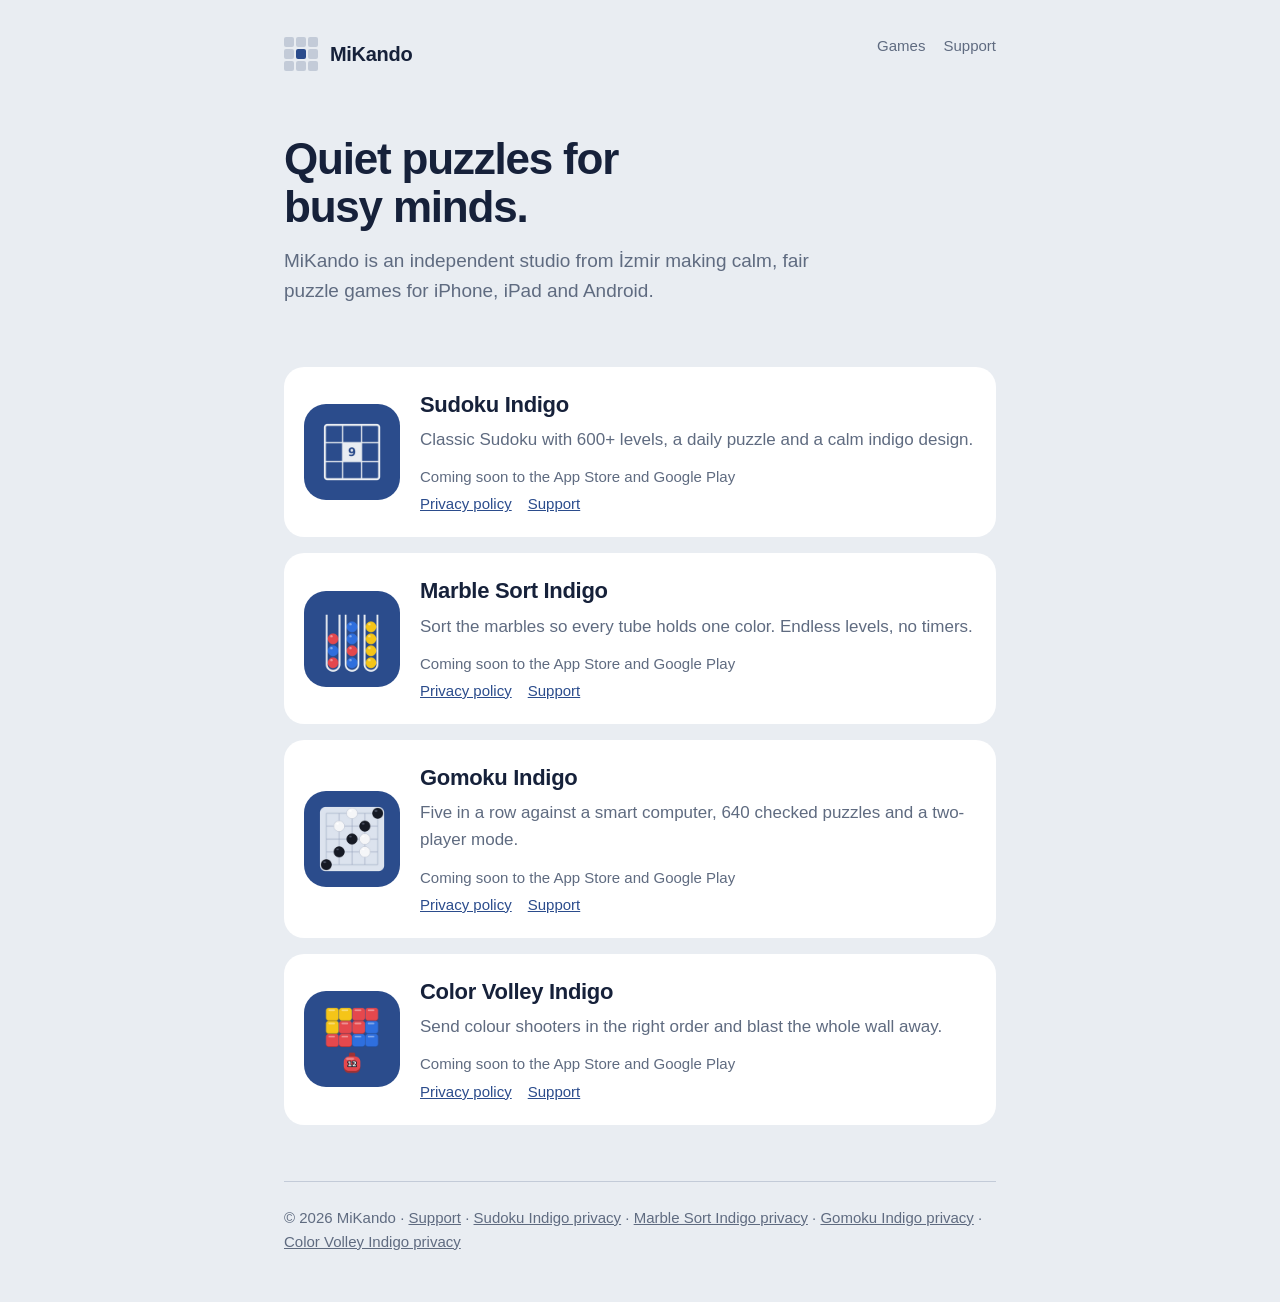
<file: index.html>
<!doctype html>
<html lang="en">
<head>
<meta charset="utf-8">
<meta name="viewport" content="width=device-width, initial-scale=1">
<title>MiKando — Puzzle games</title>
<meta name="description" content="MiKando makes calm puzzle games.">
<link rel="icon" href="img/favicon.png">
<link rel="stylesheet" href="style.css">
</head>
<body>
<div class="wrap">
<header class="site">
  <a class="brand" href="index.html"><span class="mark" aria-hidden="true"><i></i><i></i><i></i><i></i><i class="on"></i><i></i><i></i><i></i><i></i></span>MiKando</a>
  <nav class="top"><a href="index.html">Games</a><a href="support.html">Support</a></nav>
</header>
<section class="hero">
  <h1>Quiet puzzles for busy minds.</h1>
  <p>MiKando is an independent studio from İzmir making calm, fair puzzle games for iPhone, iPad and Android.</p>
</section>
<section class="games" aria-label="Games">
  <article class="game">
    <img src="img/sudoku-indigo.png" alt="Sudoku Indigo app icon" width="96" height="96">
    <div>
      <h2>Sudoku Indigo</h2>
      <p>Classic Sudoku with 600+ levels, a daily puzzle and a calm indigo design.</p>
      <div class="links"><span class="soon">Coming soon to the App Store and Google Play</span><br><a href="sudoku-indigo/privacy.html">Privacy policy</a><a href="support.html">Support</a></div>
    </div>
  </article>
  <article class="game">
    <img src="img/marble-sort-indigo.png" alt="Marble Sort Indigo app icon" width="96" height="96">
    <div>
      <h2>Marble Sort Indigo</h2>
      <p>Sort the marbles so every tube holds one color. Endless levels, no timers.</p>
      <div class="links"><span class="soon">Coming soon to the App Store and Google Play</span><br><a href="marble-sort-indigo/privacy.html">Privacy policy</a><a href="support.html">Support</a></div>
    </div>
  </article>
  <article class="game">
    <img src="img/gomoku-indigo.png" alt="Gomoku Indigo app icon" width="96" height="96">
    <div>
      <h2>Gomoku Indigo</h2>
      <p>Five in a row against a smart computer, 640 checked puzzles and a two-player mode.</p>
      <div class="links"><span class="soon">Coming soon to the App Store and Google Play</span><br><a href="gomoku-indigo/privacy.html">Privacy policy</a><a href="support.html">Support</a></div>
    </div>
  </article>
  <article class="game">
    <img src="img/color-volley-indigo.png" alt="Color Volley Indigo app icon" width="96" height="96">
    <div>
      <h2>Color Volley Indigo</h2>
      <p>Send colour shooters in the right order and blast the whole wall away.</p>
      <div class="links"><span class="soon">Coming soon to the App Store and Google Play</span><br><a href="color-volley-indigo/privacy.html">Privacy policy</a><a href="support.html">Support</a></div>
    </div>
  </article>
</section>

<footer class="site">© 2026 MiKando · <a href="support.html">Support</a> · <a href="sudoku-indigo/privacy.html">Sudoku Indigo privacy</a> · <a href="marble-sort-indigo/privacy.html">Marble Sort Indigo privacy</a> · <a href="gomoku-indigo/privacy.html">Gomoku Indigo privacy</a> · <a href="color-volley-indigo/privacy.html">Color Volley Indigo privacy</a></footer>
</div>
</body>
</html>
</file>
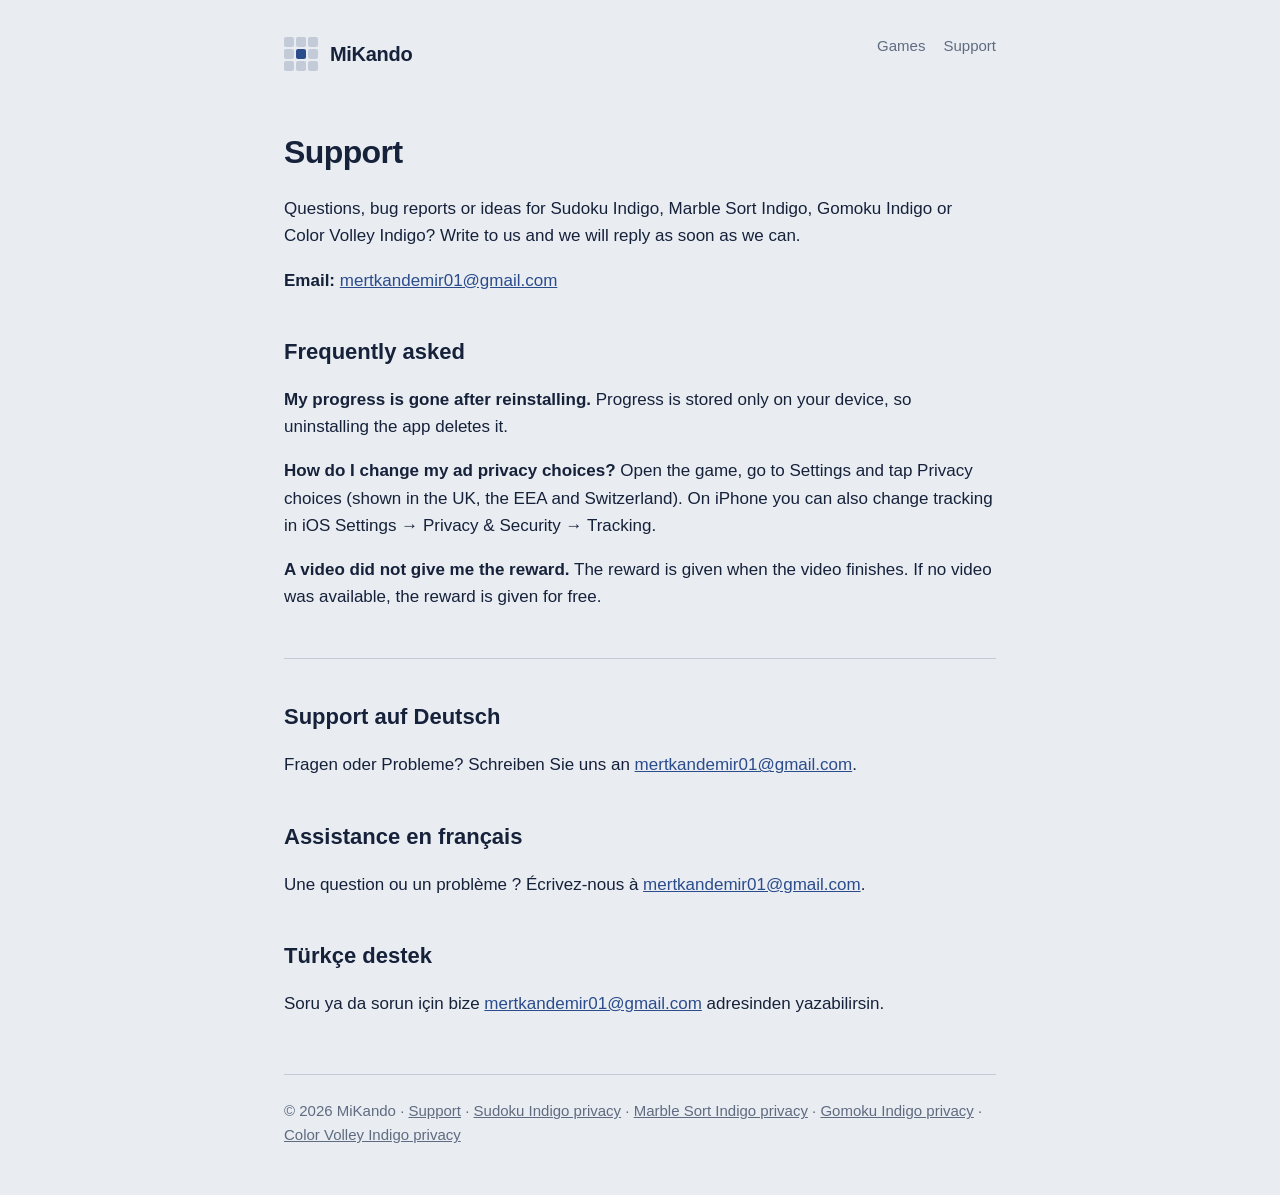
<file: support.html>
<!doctype html>
<html lang="en">
<head>
<meta charset="utf-8">
<meta name="viewport" content="width=device-width, initial-scale=1">
<title>Support — MiKando</title>
<meta name="description" content="MiKando makes calm puzzle games.">
<link rel="icon" href="img/favicon.png">
<link rel="stylesheet" href="style.css">
</head>
<body>
<div class="wrap">
<header class="site">
  <a class="brand" href="index.html"><span class="mark" aria-hidden="true"><i></i><i></i><i></i><i></i><i class="on"></i><i></i><i></i><i></i><i></i></span>MiKando</a>
  <nav class="top"><a href="index.html">Games</a><a href="support.html">Support</a></nav>
</header>
<main class="doc">
<h1>Support</h1>
<p>Questions, bug reports or ideas for Sudoku Indigo, Marble Sort Indigo, Gomoku Indigo or Color Volley Indigo? Write to us and we will reply as soon as we can.</p>
<p><strong>Email:</strong> <a href="mailto:mertkandemir01@gmail.com">mertkandemir01@gmail.com</a></p>
<h2>Frequently asked</h2>
<p><strong>My progress is gone after reinstalling.</strong> Progress is stored only on your device, so uninstalling the app deletes it.</p>
<p><strong>How do I change my ad privacy choices?</strong> Open the game, go to Settings and tap Privacy choices (shown in the UK, the EEA and Switzerland). On iPhone you can also change tracking in iOS Settings → Privacy &amp; Security → Tracking.</p>
<p><strong>A video did not give me the reward.</strong> The reward is given when the video finishes. If no video was available, the reward is given for free.</p>
<hr>
<h2 lang="de">Support auf Deutsch</h2>
<p lang="de">Fragen oder Probleme? Schreiben Sie uns an <a href="mailto:mertkandemir01@gmail.com">mertkandemir01@gmail.com</a>.</p>
<h2 lang="fr">Assistance en français</h2>
<p lang="fr">Une question ou un problème ? Écrivez-nous à <a href="mailto:mertkandemir01@gmail.com">mertkandemir01@gmail.com</a>.</p>
<h2 lang="tr">Türkçe destek</h2>
<p lang="tr">Soru ya da sorun için bize <a href="mailto:mertkandemir01@gmail.com">mertkandemir01@gmail.com</a> adresinden yazabilirsin.</p>
</main>

<footer class="site">© 2026 MiKando · <a href="support.html">Support</a> · <a href="sudoku-indigo/privacy.html">Sudoku Indigo privacy</a> · <a href="marble-sort-indigo/privacy.html">Marble Sort Indigo privacy</a> · <a href="gomoku-indigo/privacy.html">Gomoku Indigo privacy</a> · <a href="color-volley-indigo/privacy.html">Color Volley Indigo privacy</a></footer>
</div>
</body>
</html>
</file>
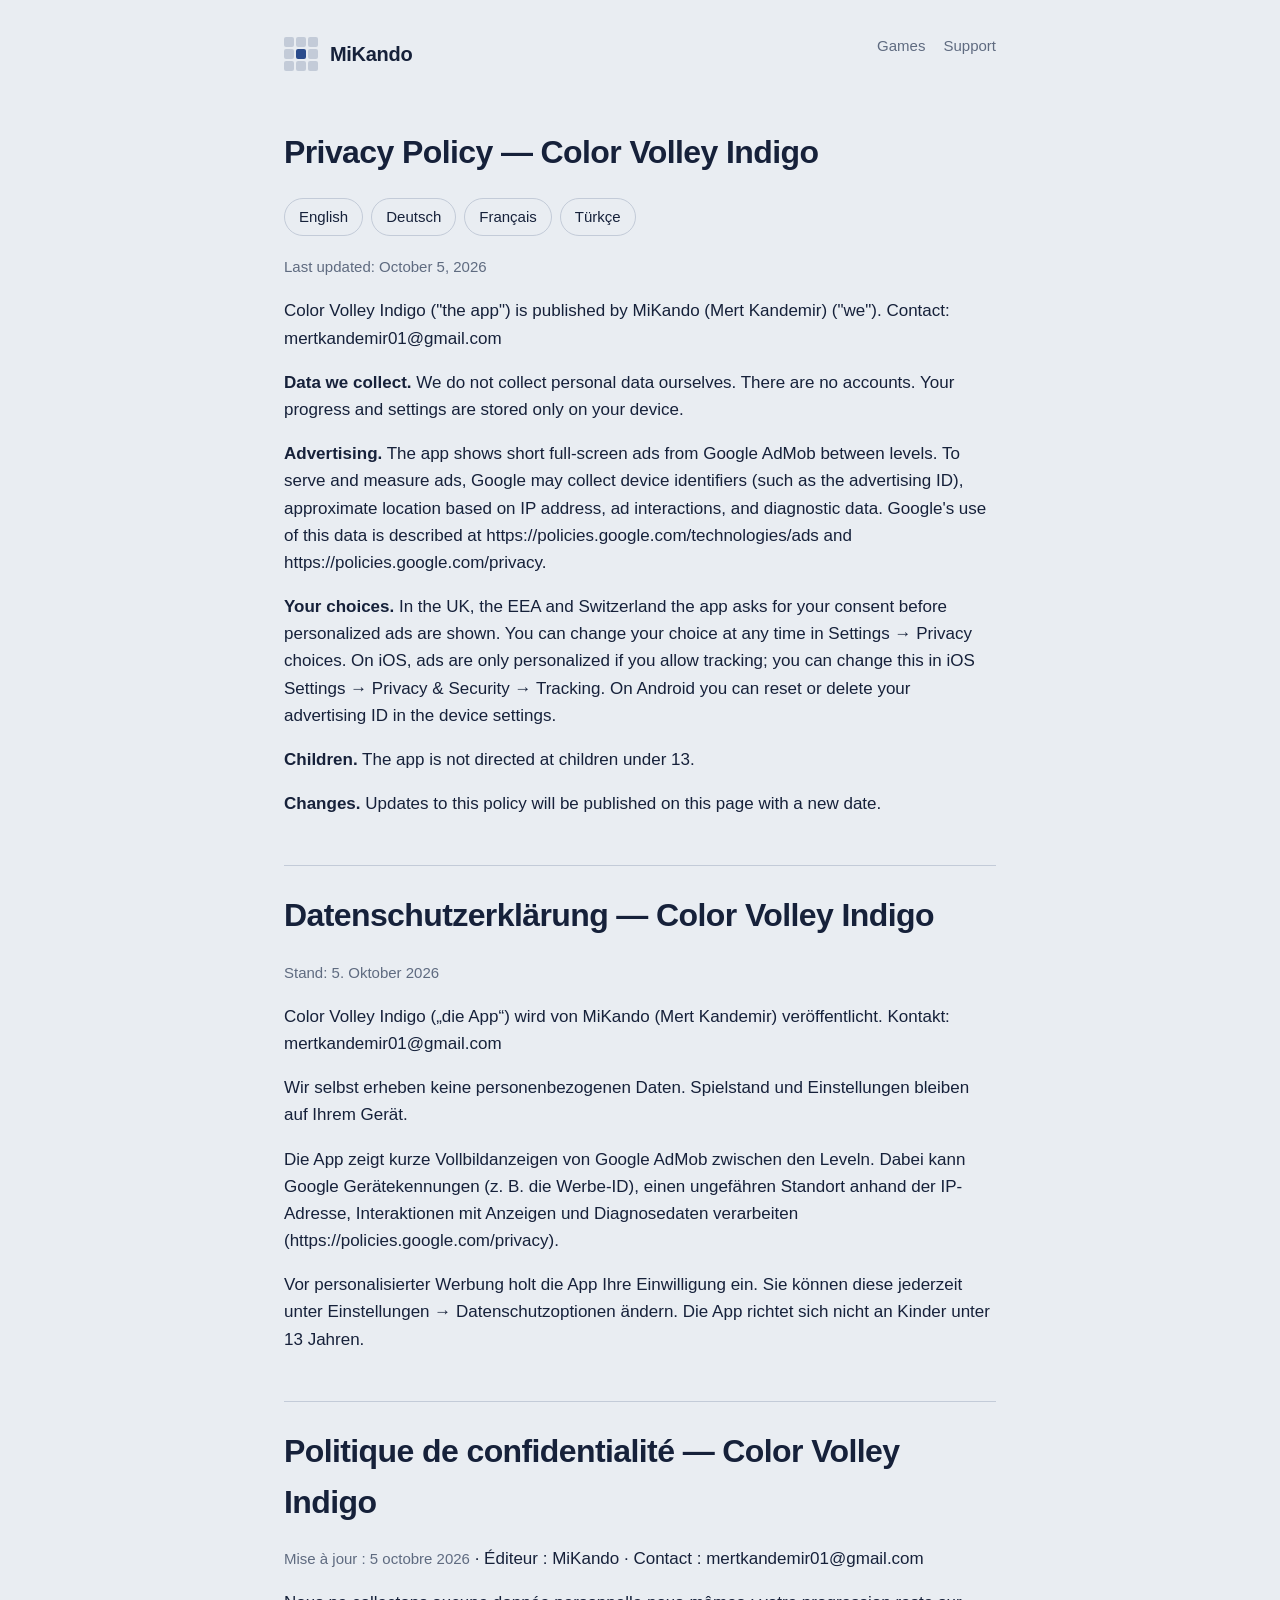
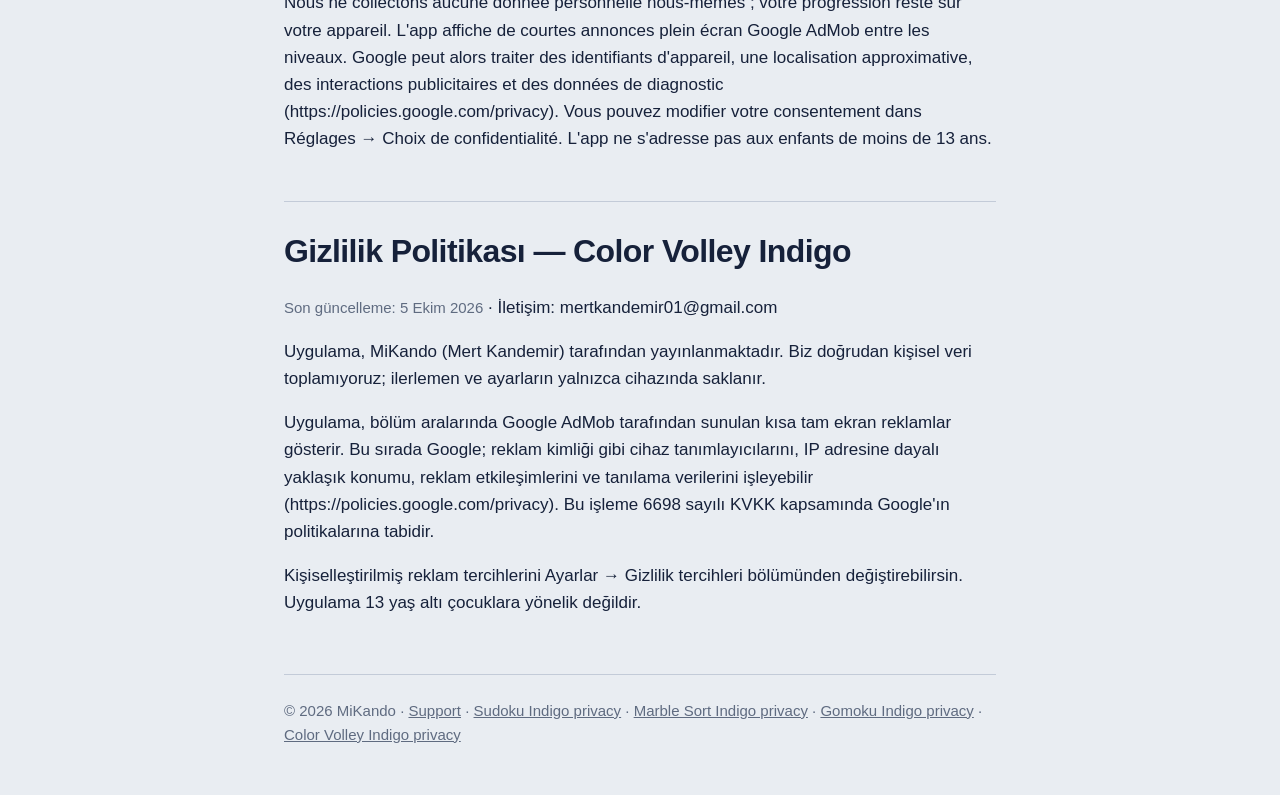
<file: color-volley-indigo/privacy.html>
<!doctype html>
<html lang="en">
<head>
<meta charset="utf-8">
<meta name="viewport" content="width=device-width, initial-scale=1">
<title>Privacy Policy — Color Volley Indigo</title>
<meta name="description" content="Privacy policy for Color Volley Indigo by MiKando.">
<link rel="icon" href="../img/favicon.png">
<link rel="stylesheet" href="../style.css">
</head>
<body>
<div class="wrap">
<header class="site">
  <a class="brand" href="../index.html"><span class="mark" aria-hidden="true"><i></i><i></i><i></i><i></i><i class="on"></i><i></i><i></i><i></i><i></i></span>MiKando</a>
  <nav class="top"><a href="../index.html">Games</a><a href="../support.html">Support</a></nav>
</header>
<main class="doc">
<h1 id="en" lang="en">Privacy Policy — Color Volley Indigo</h1><ul class="langs" aria-label="Language"><li><a href="#en">English</a></li><li><a href="#de">Deutsch</a></li><li><a href="#fr">Français</a></li><li><a href="#tr">Türkçe</a></li></ul>
<p><em>Last updated: October 5, 2026</em></p>
<p>Color Volley Indigo ("the app") is published by MiKando (Mert Kandemir) ("we"). Contact: mertkandemir01@gmail.com</p>
<p><strong>Data we collect.</strong> We do not collect personal data ourselves. There are no accounts. Your progress and settings are stored only on your device.</p>
<p><strong>Advertising.</strong> The app shows short full-screen ads from Google AdMob between levels. To serve and measure ads, Google may collect device identifiers (such as the advertising ID), approximate location based on IP address, ad interactions, and diagnostic data. Google's use of this data is described at https://policies.google.com/technologies/ads and https://policies.google.com/privacy.</p>
<p><strong>Your choices.</strong> In the UK, the EEA and Switzerland the app asks for your consent before personalized ads are shown. You can change your choice at any time in Settings → Privacy choices. On iOS, ads are only personalized if you allow tracking; you can change this in iOS Settings → Privacy &amp; Security → Tracking. On Android you can reset or delete your advertising ID in the device settings.</p>
<p><strong>Children.</strong> The app is not directed at children under 13.</p>
<p><strong>Changes.</strong> Updates to this policy will be published on this page with a new date.</p>
<hr />
<h1 id="de" lang="de">Datenschutzerklärung — Color Volley Indigo</h1>
<p><em>Stand: 5. Oktober 2026</em></p>
<p>Color Volley Indigo („die App“) wird von MiKando (Mert Kandemir) veröffentlicht. Kontakt: mertkandemir01@gmail.com</p>
<p>Wir selbst erheben keine personenbezogenen Daten. Spielstand und Einstellungen bleiben auf Ihrem Gerät.</p>
<p>Die App zeigt kurze Vollbildanzeigen von Google AdMob zwischen den Leveln. Dabei kann Google Gerätekennungen (z. B. die Werbe-ID), einen ungefähren Standort anhand der IP-Adresse, Interaktionen mit Anzeigen und Diagnosedaten verarbeiten (https://policies.google.com/privacy).</p>
<p>Vor personalisierter Werbung holt die App Ihre Einwilligung ein. Sie können diese jederzeit unter Einstellungen → Datenschutzoptionen ändern. Die App richtet sich nicht an Kinder unter 13 Jahren.</p>
<hr />
<h1 id="fr" lang="fr">Politique de confidentialité — Color Volley Indigo</h1>
<p><em>Mise à jour : 5 octobre 2026</em> · Éditeur : MiKando · Contact : mertkandemir01@gmail.com</p>
<p>Nous ne collectons aucune donnée personnelle nous-mêmes ; votre progression reste sur votre appareil. L'app affiche de courtes annonces plein écran Google AdMob entre les niveaux. Google peut alors traiter des identifiants d'appareil, une localisation approximative, des interactions publicitaires et des données de diagnostic (https://policies.google.com/privacy). Vous pouvez modifier votre consentement dans Réglages → Choix de confidentialité. L'app ne s'adresse pas aux enfants de moins de 13 ans.</p>
<hr />
<h1 id="tr" lang="tr">Gizlilik Politikası — Color Volley Indigo</h1>
<p><em>Son güncelleme: 5 Ekim 2026</em> · İletişim: mertkandemir01@gmail.com</p>
<p>Uygulama, MiKando (Mert Kandemir) tarafından yayınlanmaktadır. Biz doğrudan kişisel veri toplamıyoruz; ilerlemen ve ayarların yalnızca cihazında saklanır.</p>
<p>Uygulama, bölüm aralarında Google AdMob tarafından sunulan kısa tam ekran reklamlar gösterir. Bu sırada Google; reklam kimliği gibi cihaz tanımlayıcılarını, IP adresine dayalı yaklaşık konumu, reklam etkileşimlerini ve tanılama verilerini işleyebilir (https://policies.google.com/privacy). Bu işleme 6698 sayılı KVKK kapsamında Google'ın politikalarına tabidir.</p>
<p>Kişiselleştirilmiş reklam tercihlerini Ayarlar → Gizlilik tercihleri bölümünden değiştirebilirsin. Uygulama 13 yaş altı çocuklara yönelik değildir.</p>
</main>

<footer class="site">© 2026 MiKando · <a href="../support.html">Support</a> · <a href="../sudoku-indigo/privacy.html">Sudoku Indigo privacy</a> · <a href="../marble-sort-indigo/privacy.html">Marble Sort Indigo privacy</a> · <a href="../gomoku-indigo/privacy.html">Gomoku Indigo privacy</a> · <a href="../color-volley-indigo/privacy.html">Color Volley Indigo privacy</a></footer>
</div>
</body>
</html>
</file>
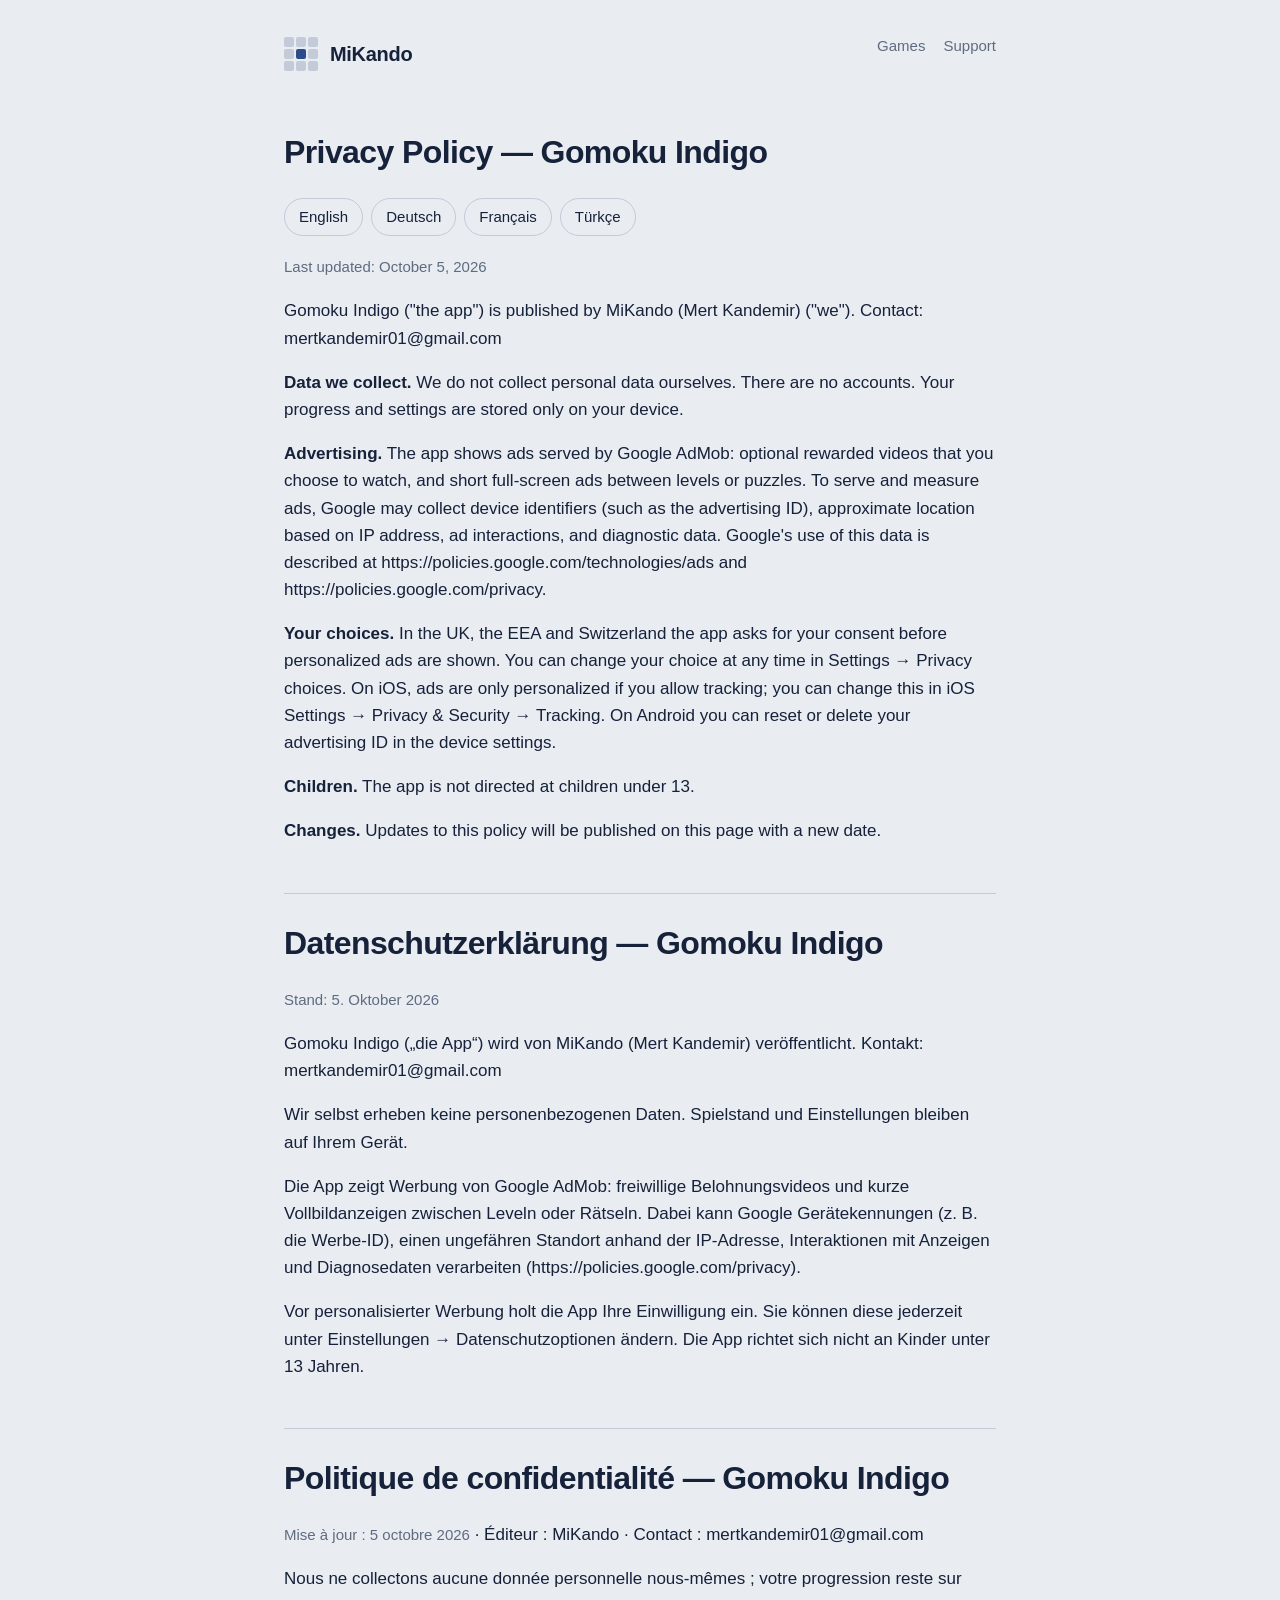
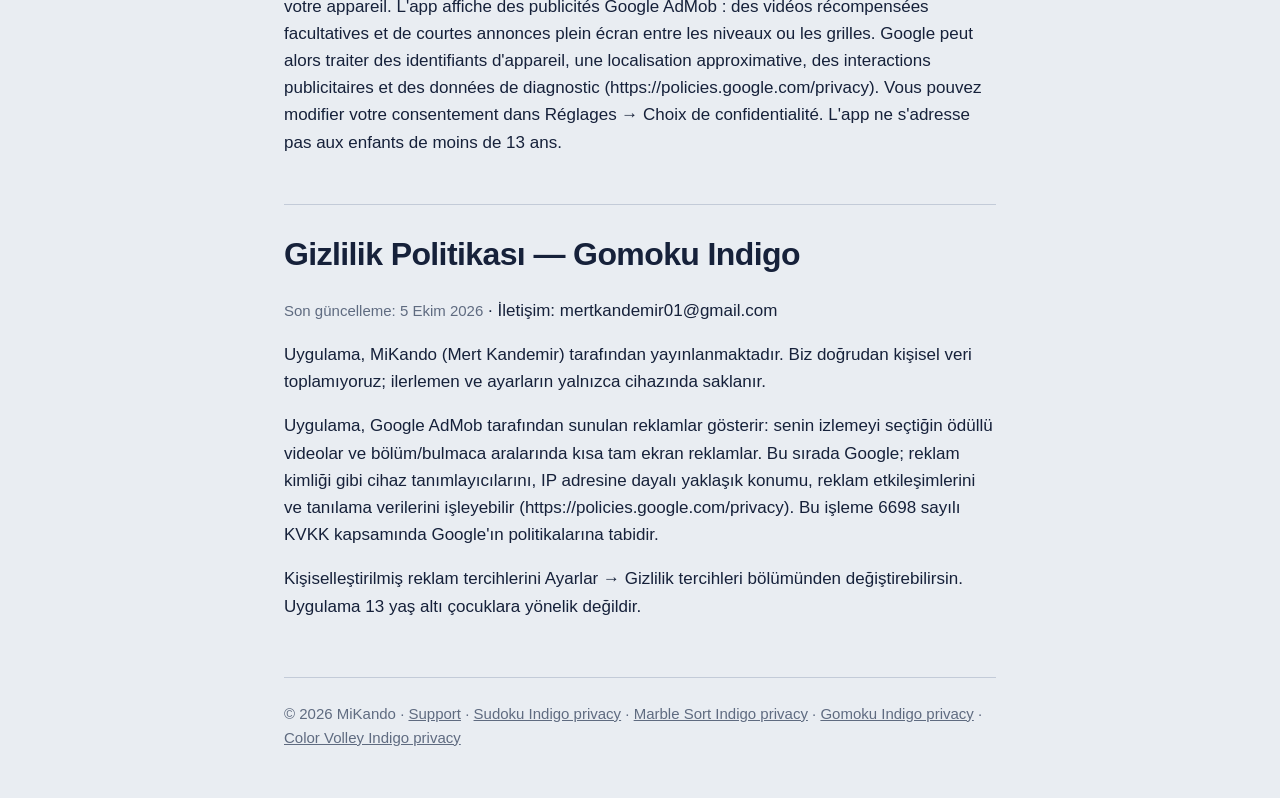
<file: gomoku-indigo/privacy.html>
<!doctype html>
<html lang="en">
<head>
<meta charset="utf-8">
<meta name="viewport" content="width=device-width, initial-scale=1">
<title>Privacy Policy — Gomoku Indigo</title>
<meta name="description" content="Privacy policy for Gomoku Indigo by MiKando.">
<link rel="icon" href="../img/favicon.png">
<link rel="stylesheet" href="../style.css">
</head>
<body>
<div class="wrap">
<header class="site">
  <a class="brand" href="../index.html"><span class="mark" aria-hidden="true"><i></i><i></i><i></i><i></i><i class="on"></i><i></i><i></i><i></i><i></i></span>MiKando</a>
  <nav class="top"><a href="../index.html">Games</a><a href="../support.html">Support</a></nav>
</header>
<main class="doc">
<h1 id="en" lang="en">Privacy Policy — Gomoku Indigo</h1><ul class="langs" aria-label="Language"><li><a href="#en">English</a></li><li><a href="#de">Deutsch</a></li><li><a href="#fr">Français</a></li><li><a href="#tr">Türkçe</a></li></ul>
<p><em>Last updated: October 5, 2026</em></p>
<p>Gomoku Indigo ("the app") is published by MiKando (Mert Kandemir) ("we"). Contact: mertkandemir01@gmail.com</p>
<p><strong>Data we collect.</strong> We do not collect personal data ourselves. There are no accounts. Your progress and settings are stored only on your device.</p>
<p><strong>Advertising.</strong> The app shows ads served by Google AdMob: optional rewarded videos that you choose to watch, and short full-screen ads between levels or puzzles. To serve and measure ads, Google may collect device identifiers (such as the advertising ID), approximate location based on IP address, ad interactions, and diagnostic data. Google's use of this data is described at https://policies.google.com/technologies/ads and https://policies.google.com/privacy.</p>
<p><strong>Your choices.</strong> In the UK, the EEA and Switzerland the app asks for your consent before personalized ads are shown. You can change your choice at any time in Settings → Privacy choices. On iOS, ads are only personalized if you allow tracking; you can change this in iOS Settings → Privacy &amp; Security → Tracking. On Android you can reset or delete your advertising ID in the device settings.</p>
<p><strong>Children.</strong> The app is not directed at children under 13.</p>
<p><strong>Changes.</strong> Updates to this policy will be published on this page with a new date.</p>
<hr />
<h1 id="de" lang="de">Datenschutzerklärung — Gomoku Indigo</h1>
<p><em>Stand: 5. Oktober 2026</em></p>
<p>Gomoku Indigo („die App“) wird von MiKando (Mert Kandemir) veröffentlicht. Kontakt: mertkandemir01@gmail.com</p>
<p>Wir selbst erheben keine personenbezogenen Daten. Spielstand und Einstellungen bleiben auf Ihrem Gerät.</p>
<p>Die App zeigt Werbung von Google AdMob: freiwillige Belohnungsvideos und kurze Vollbildanzeigen zwischen Leveln oder Rätseln. Dabei kann Google Gerätekennungen (z. B. die Werbe-ID), einen ungefähren Standort anhand der IP-Adresse, Interaktionen mit Anzeigen und Diagnosedaten verarbeiten (https://policies.google.com/privacy).</p>
<p>Vor personalisierter Werbung holt die App Ihre Einwilligung ein. Sie können diese jederzeit unter Einstellungen → Datenschutzoptionen ändern. Die App richtet sich nicht an Kinder unter 13 Jahren.</p>
<hr />
<h1 id="fr" lang="fr">Politique de confidentialité — Gomoku Indigo</h1>
<p><em>Mise à jour : 5 octobre 2026</em> · Éditeur : MiKando · Contact : mertkandemir01@gmail.com</p>
<p>Nous ne collectons aucune donnée personnelle nous-mêmes ; votre progression reste sur votre appareil. L'app affiche des publicités Google AdMob : des vidéos récompensées facultatives et de courtes annonces plein écran entre les niveaux ou les grilles. Google peut alors traiter des identifiants d'appareil, une localisation approximative, des interactions publicitaires et des données de diagnostic (https://policies.google.com/privacy). Vous pouvez modifier votre consentement dans Réglages → Choix de confidentialité. L'app ne s'adresse pas aux enfants de moins de 13 ans.</p>
<hr />
<h1 id="tr" lang="tr">Gizlilik Politikası — Gomoku Indigo</h1>
<p><em>Son güncelleme: 5 Ekim 2026</em> · İletişim: mertkandemir01@gmail.com</p>
<p>Uygulama, MiKando (Mert Kandemir) tarafından yayınlanmaktadır. Biz doğrudan kişisel veri toplamıyoruz; ilerlemen ve ayarların yalnızca cihazında saklanır.</p>
<p>Uygulama, Google AdMob tarafından sunulan reklamlar gösterir: senin izlemeyi seçtiğin ödüllü videolar ve bölüm/bulmaca aralarında kısa tam ekran reklamlar. Bu sırada Google; reklam kimliği gibi cihaz tanımlayıcılarını, IP adresine dayalı yaklaşık konumu, reklam etkileşimlerini ve tanılama verilerini işleyebilir (https://policies.google.com/privacy). Bu işleme 6698 sayılı KVKK kapsamında Google'ın politikalarına tabidir.</p>
<p>Kişiselleştirilmiş reklam tercihlerini Ayarlar → Gizlilik tercihleri bölümünden değiştirebilirsin. Uygulama 13 yaş altı çocuklara yönelik değildir.</p>
</main>

<footer class="site">© 2026 MiKando · <a href="../support.html">Support</a> · <a href="../sudoku-indigo/privacy.html">Sudoku Indigo privacy</a> · <a href="../marble-sort-indigo/privacy.html">Marble Sort Indigo privacy</a> · <a href="../gomoku-indigo/privacy.html">Gomoku Indigo privacy</a> · <a href="../color-volley-indigo/privacy.html">Color Volley Indigo privacy</a></footer>
</div>
</body>
</html>
</file>
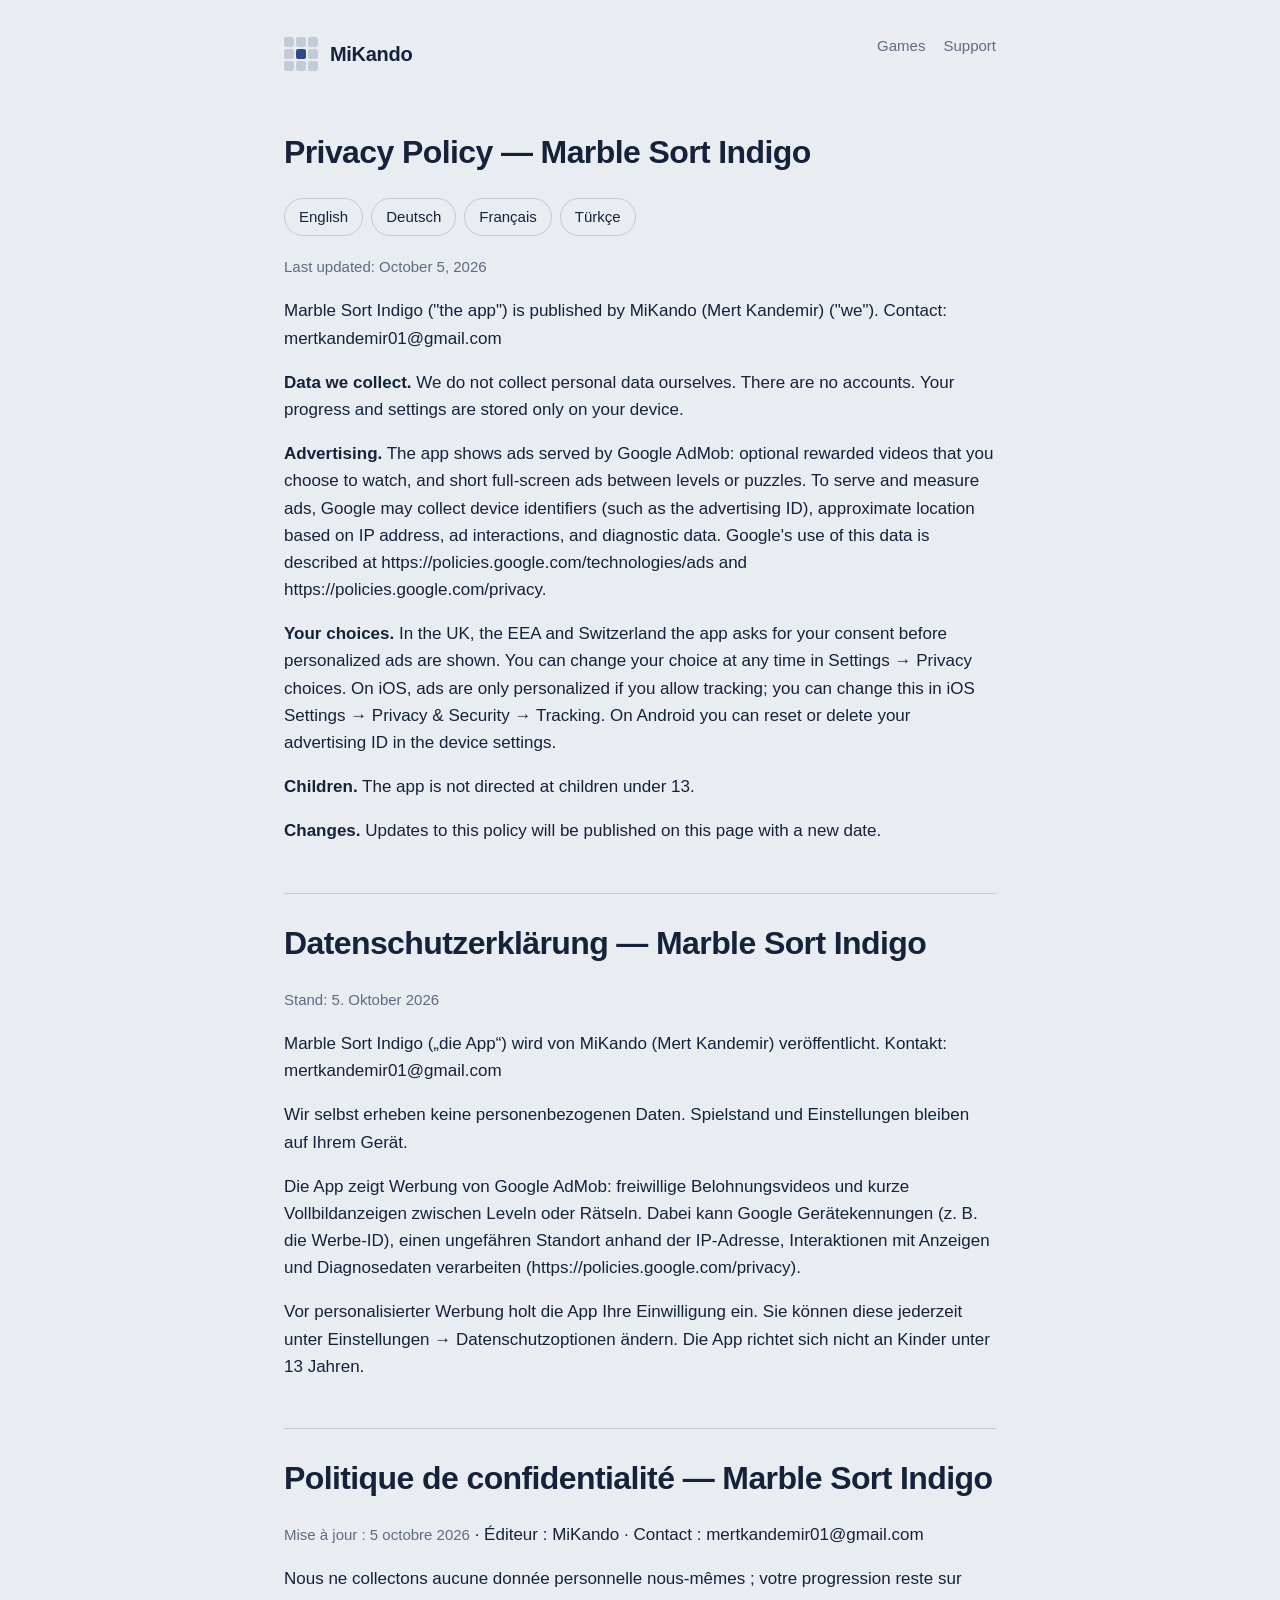
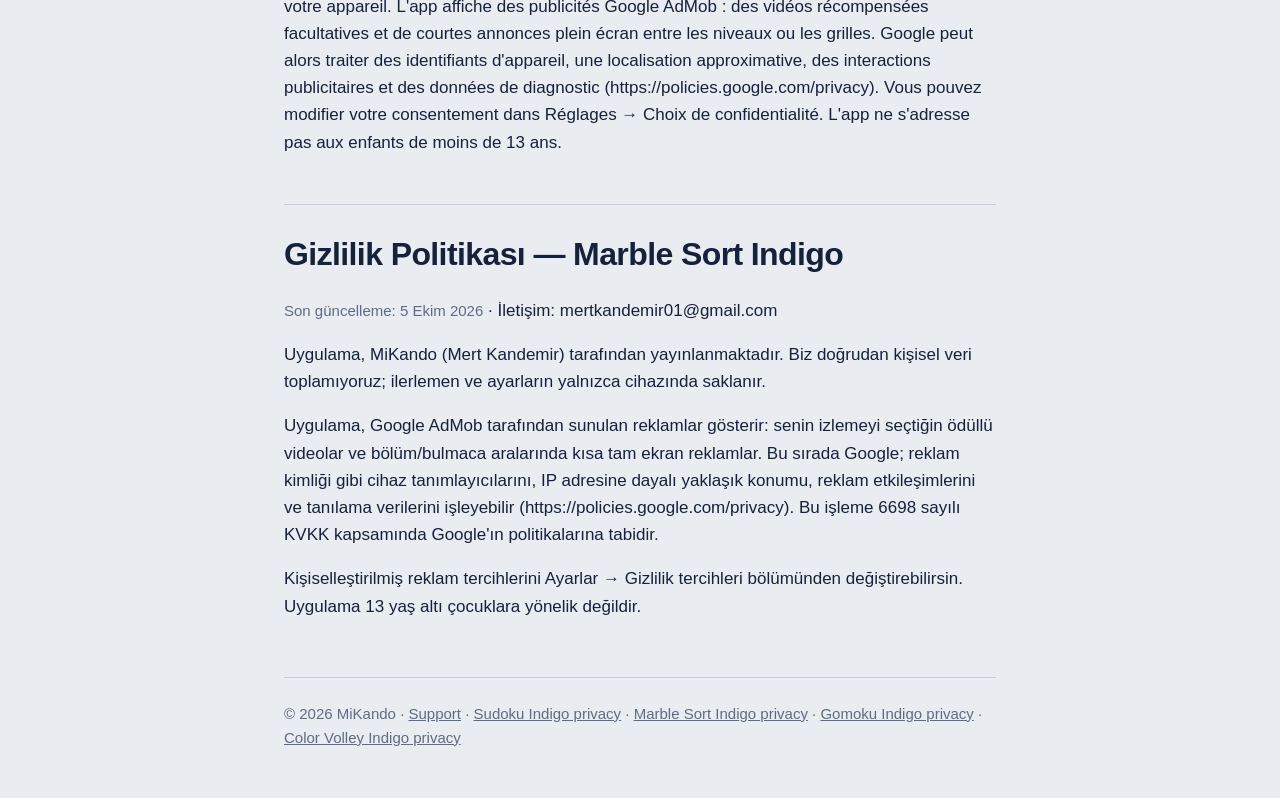
<file: marble-sort-indigo/privacy.html>
<!doctype html>
<html lang="en">
<head>
<meta charset="utf-8">
<meta name="viewport" content="width=device-width, initial-scale=1">
<title>Privacy Policy — Marble Sort Indigo</title>
<meta name="description" content="Privacy policy for Marble Sort Indigo by MiKando.">
<link rel="icon" href="../img/favicon.png">
<link rel="stylesheet" href="../style.css">
</head>
<body>
<div class="wrap">
<header class="site">
  <a class="brand" href="../index.html"><span class="mark" aria-hidden="true"><i></i><i></i><i></i><i></i><i class="on"></i><i></i><i></i><i></i><i></i></span>MiKando</a>
  <nav class="top"><a href="../index.html">Games</a><a href="../support.html">Support</a></nav>
</header>
<main class="doc">
<h1 id="en" lang="en">Privacy Policy — Marble Sort Indigo</h1><ul class="langs" aria-label="Language"><li><a href="#en">English</a></li><li><a href="#de">Deutsch</a></li><li><a href="#fr">Français</a></li><li><a href="#tr">Türkçe</a></li></ul>
<p><em>Last updated: October 5, 2026</em></p>
<p>Marble Sort Indigo ("the app") is published by MiKando (Mert Kandemir) ("we"). Contact: mertkandemir01@gmail.com</p>
<p><strong>Data we collect.</strong> We do not collect personal data ourselves. There are no accounts. Your progress and settings are stored only on your device.</p>
<p><strong>Advertising.</strong> The app shows ads served by Google AdMob: optional rewarded videos that you choose to watch, and short full-screen ads between levels or puzzles. To serve and measure ads, Google may collect device identifiers (such as the advertising ID), approximate location based on IP address, ad interactions, and diagnostic data. Google's use of this data is described at https://policies.google.com/technologies/ads and https://policies.google.com/privacy.</p>
<p><strong>Your choices.</strong> In the UK, the EEA and Switzerland the app asks for your consent before personalized ads are shown. You can change your choice at any time in Settings → Privacy choices. On iOS, ads are only personalized if you allow tracking; you can change this in iOS Settings → Privacy &amp; Security → Tracking. On Android you can reset or delete your advertising ID in the device settings.</p>
<p><strong>Children.</strong> The app is not directed at children under 13.</p>
<p><strong>Changes.</strong> Updates to this policy will be published on this page with a new date.</p>
<hr />
<h1 id="de" lang="de">Datenschutzerklärung — Marble Sort Indigo</h1>
<p><em>Stand: 5. Oktober 2026</em></p>
<p>Marble Sort Indigo („die App“) wird von MiKando (Mert Kandemir) veröffentlicht. Kontakt: mertkandemir01@gmail.com</p>
<p>Wir selbst erheben keine personenbezogenen Daten. Spielstand und Einstellungen bleiben auf Ihrem Gerät.</p>
<p>Die App zeigt Werbung von Google AdMob: freiwillige Belohnungsvideos und kurze Vollbildanzeigen zwischen Leveln oder Rätseln. Dabei kann Google Gerätekennungen (z. B. die Werbe-ID), einen ungefähren Standort anhand der IP-Adresse, Interaktionen mit Anzeigen und Diagnosedaten verarbeiten (https://policies.google.com/privacy).</p>
<p>Vor personalisierter Werbung holt die App Ihre Einwilligung ein. Sie können diese jederzeit unter Einstellungen → Datenschutzoptionen ändern. Die App richtet sich nicht an Kinder unter 13 Jahren.</p>
<hr />
<h1 id="fr" lang="fr">Politique de confidentialité — Marble Sort Indigo</h1>
<p><em>Mise à jour : 5 octobre 2026</em> · Éditeur : MiKando · Contact : mertkandemir01@gmail.com</p>
<p>Nous ne collectons aucune donnée personnelle nous-mêmes ; votre progression reste sur votre appareil. L'app affiche des publicités Google AdMob : des vidéos récompensées facultatives et de courtes annonces plein écran entre les niveaux ou les grilles. Google peut alors traiter des identifiants d'appareil, une localisation approximative, des interactions publicitaires et des données de diagnostic (https://policies.google.com/privacy). Vous pouvez modifier votre consentement dans Réglages → Choix de confidentialité. L'app ne s'adresse pas aux enfants de moins de 13 ans.</p>
<hr />
<h1 id="tr" lang="tr">Gizlilik Politikası — Marble Sort Indigo</h1>
<p><em>Son güncelleme: 5 Ekim 2026</em> · İletişim: mertkandemir01@gmail.com</p>
<p>Uygulama, MiKando (Mert Kandemir) tarafından yayınlanmaktadır. Biz doğrudan kişisel veri toplamıyoruz; ilerlemen ve ayarların yalnızca cihazında saklanır.</p>
<p>Uygulama, Google AdMob tarafından sunulan reklamlar gösterir: senin izlemeyi seçtiğin ödüllü videolar ve bölüm/bulmaca aralarında kısa tam ekran reklamlar. Bu sırada Google; reklam kimliği gibi cihaz tanımlayıcılarını, IP adresine dayalı yaklaşık konumu, reklam etkileşimlerini ve tanılama verilerini işleyebilir (https://policies.google.com/privacy). Bu işleme 6698 sayılı KVKK kapsamında Google'ın politikalarına tabidir.</p>
<p>Kişiselleştirilmiş reklam tercihlerini Ayarlar → Gizlilik tercihleri bölümünden değiştirebilirsin. Uygulama 13 yaş altı çocuklara yönelik değildir.</p>
</main>

<footer class="site">© 2026 MiKando · <a href="../support.html">Support</a> · <a href="../sudoku-indigo/privacy.html">Sudoku Indigo privacy</a> · <a href="../marble-sort-indigo/privacy.html">Marble Sort Indigo privacy</a> · <a href="../gomoku-indigo/privacy.html">Gomoku Indigo privacy</a> · <a href="../color-volley-indigo/privacy.html">Color Volley Indigo privacy</a></footer>
</div>
</body>
</html>
</file>
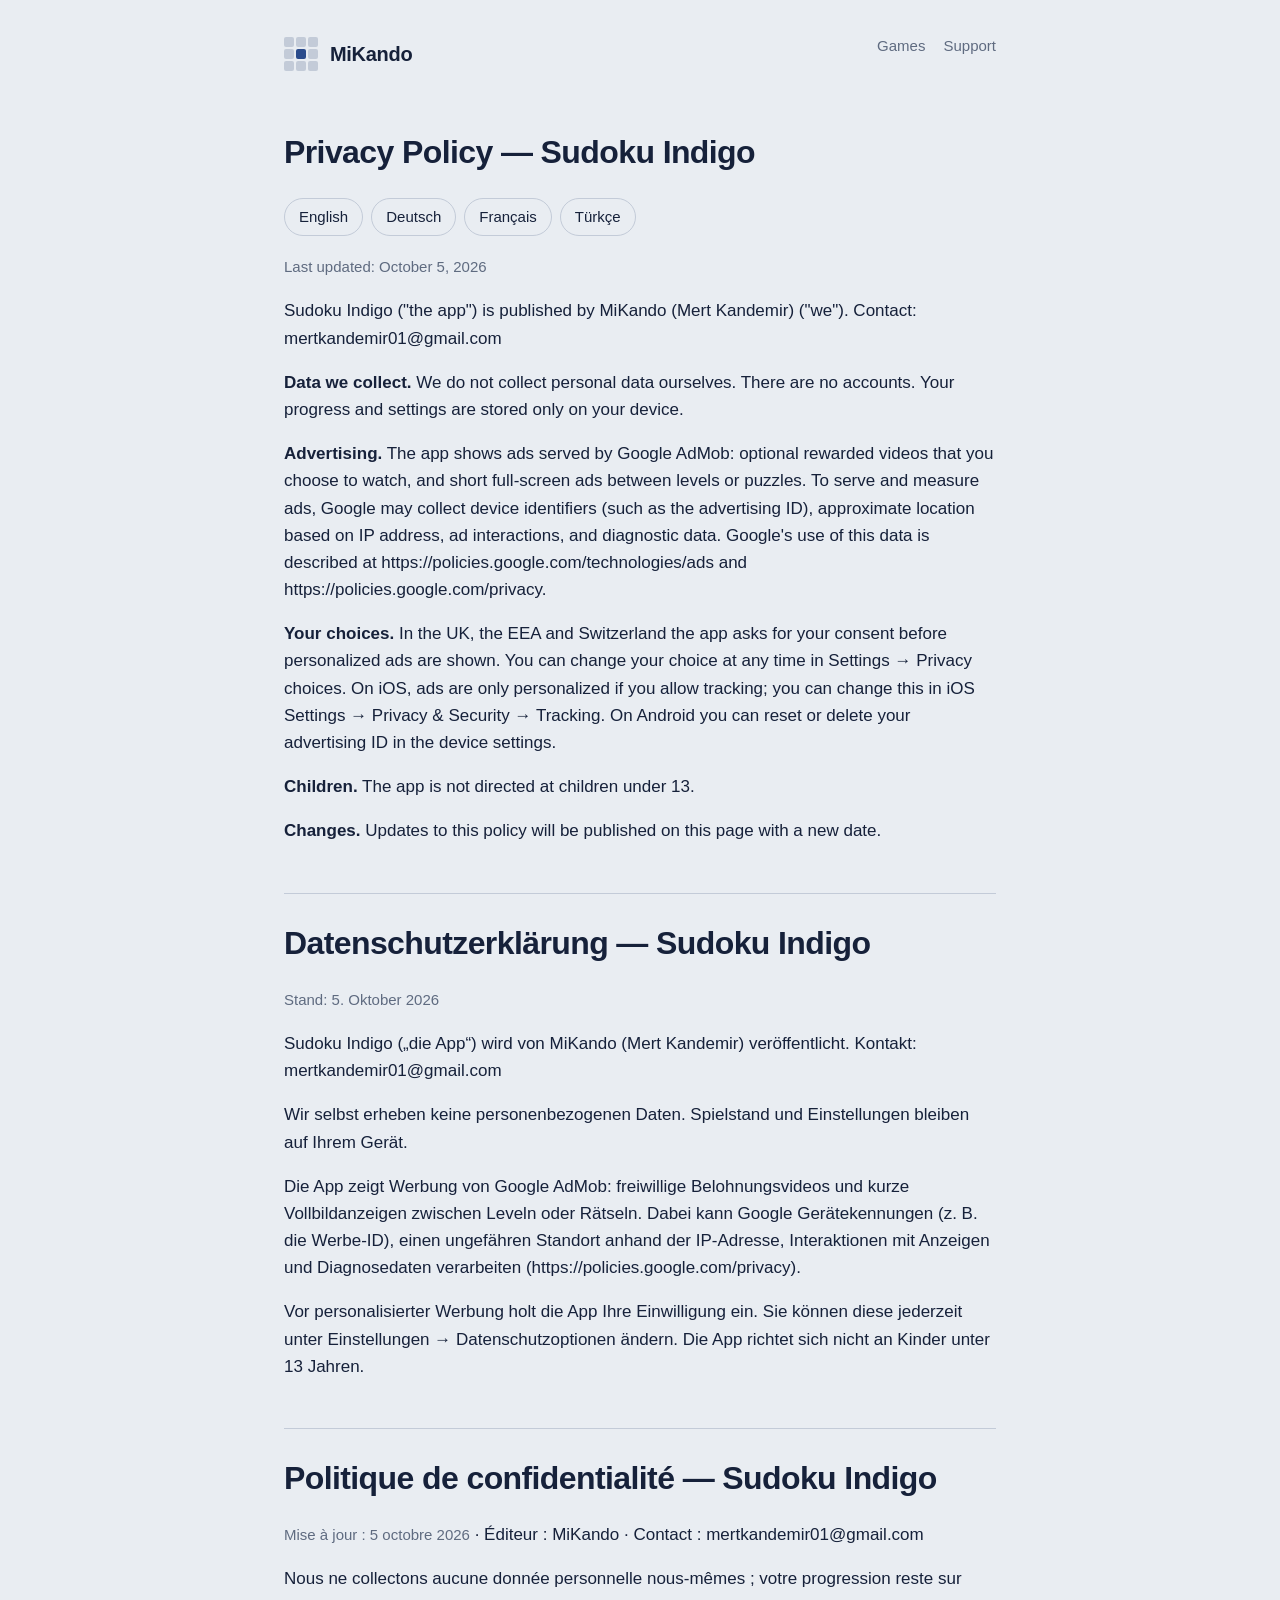
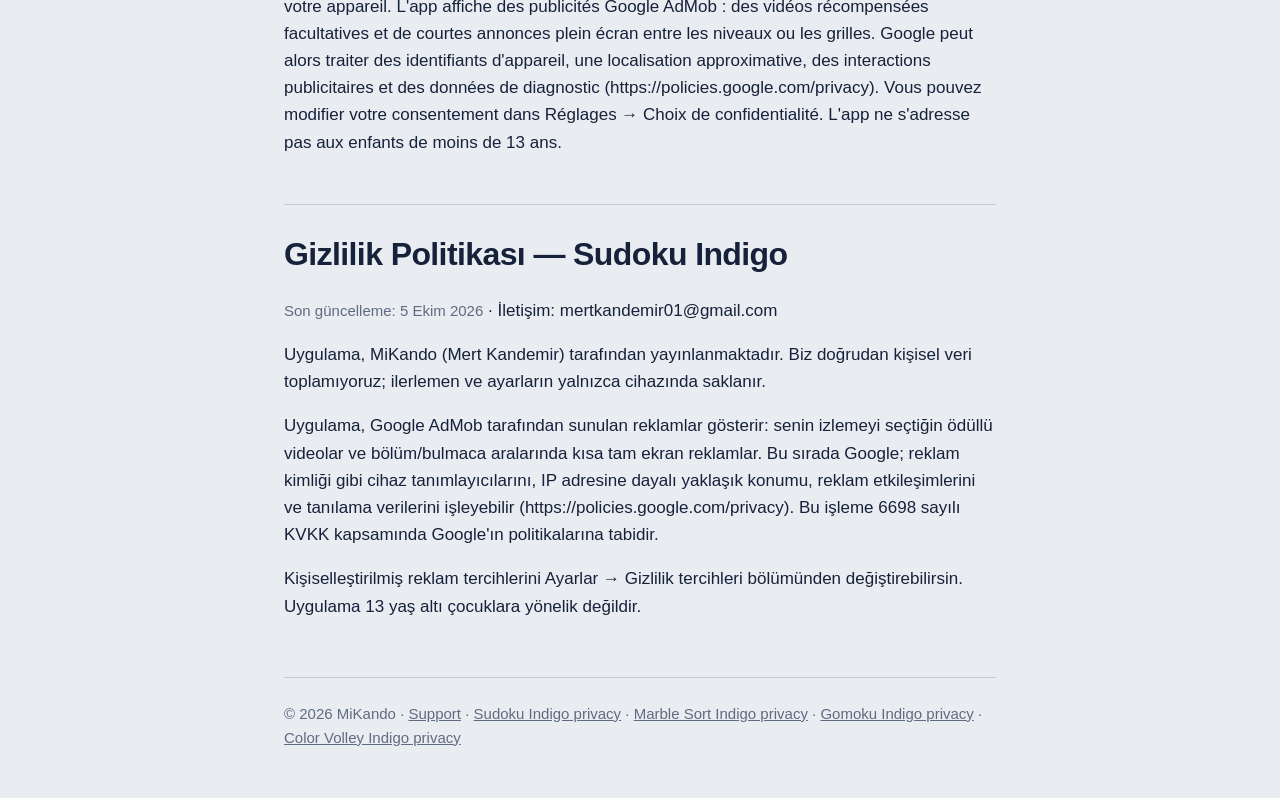
<file: sudoku-indigo/privacy.html>
<!doctype html>
<html lang="en">
<head>
<meta charset="utf-8">
<meta name="viewport" content="width=device-width, initial-scale=1">
<title>Privacy Policy — Sudoku Indigo</title>
<meta name="description" content="Privacy policy for Sudoku Indigo by MiKando.">
<link rel="icon" href="../img/favicon.png">
<link rel="stylesheet" href="../style.css">
</head>
<body>
<div class="wrap">
<header class="site">
  <a class="brand" href="../index.html"><span class="mark" aria-hidden="true"><i></i><i></i><i></i><i></i><i class="on"></i><i></i><i></i><i></i><i></i></span>MiKando</a>
  <nav class="top"><a href="../index.html">Games</a><a href="../support.html">Support</a></nav>
</header>
<main class="doc">
<h1 id="en" lang="en">Privacy Policy — Sudoku Indigo</h1><ul class="langs" aria-label="Language"><li><a href="#en">English</a></li><li><a href="#de">Deutsch</a></li><li><a href="#fr">Français</a></li><li><a href="#tr">Türkçe</a></li></ul>
<p><em>Last updated: October 5, 2026</em></p>
<p>Sudoku Indigo ("the app") is published by MiKando (Mert Kandemir) ("we"). Contact: mertkandemir01@gmail.com</p>
<p><strong>Data we collect.</strong> We do not collect personal data ourselves. There are no accounts. Your progress and settings are stored only on your device.</p>
<p><strong>Advertising.</strong> The app shows ads served by Google AdMob: optional rewarded videos that you choose to watch, and short full-screen ads between levels or puzzles. To serve and measure ads, Google may collect device identifiers (such as the advertising ID), approximate location based on IP address, ad interactions, and diagnostic data. Google's use of this data is described at https://policies.google.com/technologies/ads and https://policies.google.com/privacy.</p>
<p><strong>Your choices.</strong> In the UK, the EEA and Switzerland the app asks for your consent before personalized ads are shown. You can change your choice at any time in Settings → Privacy choices. On iOS, ads are only personalized if you allow tracking; you can change this in iOS Settings → Privacy &amp; Security → Tracking. On Android you can reset or delete your advertising ID in the device settings.</p>
<p><strong>Children.</strong> The app is not directed at children under 13.</p>
<p><strong>Changes.</strong> Updates to this policy will be published on this page with a new date.</p>
<hr />
<h1 id="de" lang="de">Datenschutzerklärung — Sudoku Indigo</h1>
<p><em>Stand: 5. Oktober 2026</em></p>
<p>Sudoku Indigo („die App“) wird von MiKando (Mert Kandemir) veröffentlicht. Kontakt: mertkandemir01@gmail.com</p>
<p>Wir selbst erheben keine personenbezogenen Daten. Spielstand und Einstellungen bleiben auf Ihrem Gerät.</p>
<p>Die App zeigt Werbung von Google AdMob: freiwillige Belohnungsvideos und kurze Vollbildanzeigen zwischen Leveln oder Rätseln. Dabei kann Google Gerätekennungen (z. B. die Werbe-ID), einen ungefähren Standort anhand der IP-Adresse, Interaktionen mit Anzeigen und Diagnosedaten verarbeiten (https://policies.google.com/privacy).</p>
<p>Vor personalisierter Werbung holt die App Ihre Einwilligung ein. Sie können diese jederzeit unter Einstellungen → Datenschutzoptionen ändern. Die App richtet sich nicht an Kinder unter 13 Jahren.</p>
<hr />
<h1 id="fr" lang="fr">Politique de confidentialité — Sudoku Indigo</h1>
<p><em>Mise à jour : 5 octobre 2026</em> · Éditeur : MiKando · Contact : mertkandemir01@gmail.com</p>
<p>Nous ne collectons aucune donnée personnelle nous-mêmes ; votre progression reste sur votre appareil. L'app affiche des publicités Google AdMob : des vidéos récompensées facultatives et de courtes annonces plein écran entre les niveaux ou les grilles. Google peut alors traiter des identifiants d'appareil, une localisation approximative, des interactions publicitaires et des données de diagnostic (https://policies.google.com/privacy). Vous pouvez modifier votre consentement dans Réglages → Choix de confidentialité. L'app ne s'adresse pas aux enfants de moins de 13 ans.</p>
<hr />
<h1 id="tr" lang="tr">Gizlilik Politikası — Sudoku Indigo</h1>
<p><em>Son güncelleme: 5 Ekim 2026</em> · İletişim: mertkandemir01@gmail.com</p>
<p>Uygulama, MiKando (Mert Kandemir) tarafından yayınlanmaktadır. Biz doğrudan kişisel veri toplamıyoruz; ilerlemen ve ayarların yalnızca cihazında saklanır.</p>
<p>Uygulama, Google AdMob tarafından sunulan reklamlar gösterir: senin izlemeyi seçtiğin ödüllü videolar ve bölüm/bulmaca aralarında kısa tam ekran reklamlar. Bu sırada Google; reklam kimliği gibi cihaz tanımlayıcılarını, IP adresine dayalı yaklaşık konumu, reklam etkileşimlerini ve tanılama verilerini işleyebilir (https://policies.google.com/privacy). Bu işleme 6698 sayılı KVKK kapsamında Google'ın politikalarına tabidir.</p>
<p>Kişiselleştirilmiş reklam tercihlerini Ayarlar → Gizlilik tercihleri bölümünden değiştirebilirsin. Uygulama 13 yaş altı çocuklara yönelik değildir.</p>
</main>

<footer class="site">© 2026 MiKando · <a href="../support.html">Support</a> · <a href="../sudoku-indigo/privacy.html">Sudoku Indigo privacy</a> · <a href="../marble-sort-indigo/privacy.html">Marble Sort Indigo privacy</a> · <a href="../gomoku-indigo/privacy.html">Gomoku Indigo privacy</a> · <a href="../color-volley-indigo/privacy.html">Color Volley Indigo privacy</a></footer>
</div>
</body>
</html>
</file>
<file: style.css>
:root{--bg:#E9EDF2;--surface:#FFFFFF;--ink:#16213A;--muted:#5F6B80;--indigo:#2B4C8C;--line:#C3CBD8;color-scheme:light dark}
@media (prefers-color-scheme:dark){:root{--bg:#0F1522;--surface:#171F30;--ink:#E4E9F2;--muted:#8A94A8;--indigo:#8EAEF0;--line:#2A3449}}
*{box-sizing:border-box}
html{-webkit-text-size-adjust:100%}
body{margin:0;background:var(--bg);color:var(--ink);font:17px/1.6 -apple-system,BlinkMacSystemFont,"Segoe UI",Roboto,"Helvetica Neue",Arial,sans-serif}
a{color:var(--indigo)}
a:focus-visible{outline:2px solid var(--indigo);outline-offset:3px;border-radius:4px}
.wrap{max-width:760px;margin:0 auto;padding:0 24px}
header.site{padding:28px 0 8px}
header.site a.brand{display:inline-flex;align-items:center;gap:12px;text-decoration:none;color:var(--ink);font-weight:700;font-size:20px;letter-spacing:-.3px}
.mark{display:grid;grid-template-columns:repeat(3,10px);gap:2px}
.mark i{width:10px;height:10px;background:var(--line);border-radius:2px;display:block}
.mark i.on{background:var(--indigo)}
nav.top{float:right;margin-top:4px}
nav.top a{margin-left:18px;text-decoration:none;color:var(--muted);font-size:15px}
nav.top a:hover{color:var(--ink)}
.hero{padding:56px 0 24px}
.hero h1{font-size:44px;line-height:1.1;letter-spacing:-1.2px;margin:0 0 14px;max-width:16ch}
.hero p{color:var(--muted);font-size:19px;margin:0;max-width:52ch}
.games{display:grid;gap:16px;margin:36px 0 56px}
.game{display:grid;grid-template-columns:96px 1fr;gap:20px;align-items:center;background:var(--surface);border-radius:20px;padding:20px}
.game img{width:96px;height:96px;border-radius:22px}
.game h2{margin:0 0 4px;font-size:22px;letter-spacing:-.3px}
.game p{margin:0 0 10px;color:var(--muted)}
.game .links a{margin-right:16px;font-size:15px}
.soon{color:var(--muted);font-size:15px}
main.doc{padding:24px 0 40px}
main.doc h1{font-size:32px;letter-spacing:-.6px;margin:24px 0 4px}
main.doc h2{font-size:22px;margin:40px 0 6px}
main.doc hr{border:0;border-top:1px solid var(--line);margin:48px 0 0}
main.doc em{color:var(--muted);font-style:normal;font-size:15px}
.langs{display:flex;flex-wrap:wrap;gap:8px;margin:20px 0 0;padding:0;list-style:none}
.langs a{display:inline-block;padding:6px 14px;border:1px solid var(--line);border-radius:999px;text-decoration:none;color:var(--ink);font-size:15px}
.langs a:hover{border-color:var(--indigo)}
footer.site{border-top:1px solid var(--line);padding:24px 0 48px;color:var(--muted);font-size:15px}
footer.site a{color:var(--muted)}
@media (max-width:560px){.game{align-items:start}.hero h1{font-size:34px}.game{grid-template-columns:72px 1fr;gap:16px}.game img{width:72px;height:72px;border-radius:17px}nav.top{float:none;display:block;margin-top:12px}nav.top a{margin:0 18px 0 0}}
</file>
